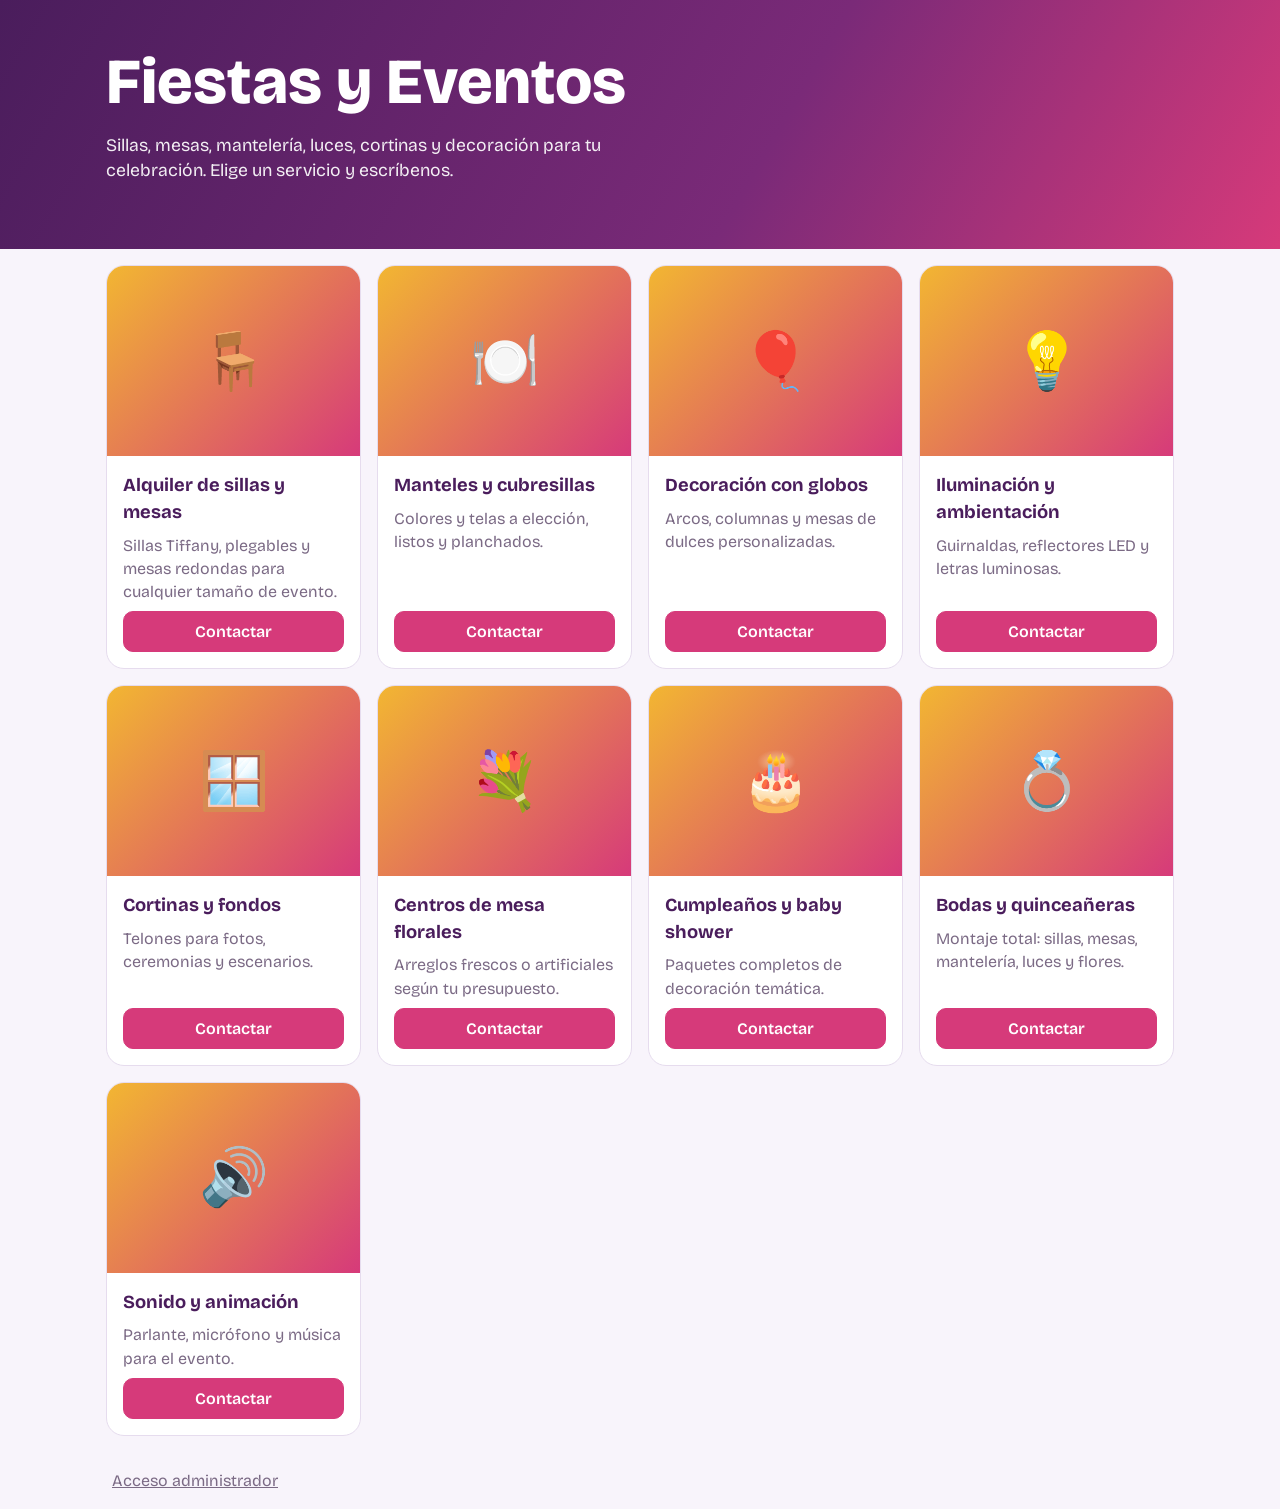
<file: video/index.html>
<!DOCTYPE html>
<html lang="es">
<head>
<meta charset="utf-8">
<meta name="viewport" content="width=device-width, initial-scale=1, viewport-fit=cover">
<title>Fiestas y Eventos</title>
<link href="https://fonts.googleapis.com/css2?family=Bricolage+Grotesque:wght@400;600;800&display=swap" rel="stylesheet">
<style>
:root{--bg:#f8f4fb;--card:#fff;--ink:#2a1533;--mut:#7b6a85;--line:#e6dcee;--plum:#4a1d5c;--rose:#d63a7a;--gold:#f2b632;--ok:#1f9d74;--bad:#d64545;--warn:#c98207;box-sizing:border-box;padding-top:env(safe-area-inset-top,0px);padding-bottom:env(safe-area-inset-bottom,0px)}
@media(prefers-color-scheme:dark){:root:not([data-theme="light"]){--bg:#180d1f;--card:#26152f;--ink:#f4eaf8;--mut:#b7a3c2;--line:#3d2649;--plum:#c58ae0;--rose:#ff6aa3;--ok:#4fd1a1;--bad:#ff7b7b;--warn:#f2b632}}
:root[data-theme="dark"]{--bg:#180d1f;--card:#26152f;--ink:#f4eaf8;--mut:#b7a3c2;--line:#3d2649;--plum:#c58ae0;--rose:#ff6aa3;--ok:#4fd1a1;--bad:#ff7b7b;--warn:#f2b632}
html{scroll-padding-top:env(safe-area-inset-top,0px)}*{box-sizing:border-box}
body{background:var(--bg);color:var(--ink);font-family:'Bricolage Grotesque',system-ui,-apple-system,Segoe UI,sans-serif;margin:0;line-height:1.45}
.wrap{max-width:1100px;margin:0 auto;padding:1rem}.mut{color:var(--mut);font-size:.9rem}
.hero{background:linear-gradient(120deg,#4a1d5c,#7a2a78 60%,#d63a7a);color:#fff}.hero .wrap{padding:3rem 1rem}
.hero h1{font-size:clamp(2.2rem,7vw,4rem);font-weight:800;margin:0;line-height:1.05}.hero p{max-width:34rem;font-size:1.1rem;opacity:.92}
.grid{display:grid;gap:1rem;grid-template-columns:repeat(auto-fill,minmax(250px,1fr))}
.card{background:var(--card);border:1px solid var(--line);border-radius:18px;padding:1rem}
.sv{padding:0;overflow:hidden;display:flex;flex-direction:column}.sv .im{aspect-ratio:4/3;background:linear-gradient(135deg,#f2b632,#d63a7a);display:grid;place-items:center;font-size:3.5rem}.sv img{width:100%;height:100%;object-fit:cover;display:block}
.sv .bd{padding:1rem;display:flex;flex-direction:column;gap:.5rem;flex:1}.sv h3{margin:0;color:var(--plum);font-size:1.15rem}.sv p{margin:0;color:var(--mut);flex:1}
.btn{padding:.5rem .9rem;border-radius:10px;font:inherit;font-weight:600;border:1px solid var(--line);background:var(--card);color:var(--ink);cursor:pointer}
.btn:hover{border-color:var(--plum)}.btn.p{background:var(--rose);border-color:var(--rose);color:#fff}.btn.g{background:var(--gold);border-color:var(--gold);color:#2a1533}.btn.d{color:var(--bad)}
.lnk{background:none;border:0;color:var(--mut);cursor:pointer;text-decoration:underline;font:inherit}
input,select,textarea{width:100%;padding:.55rem .7rem;border-radius:10px;border:1px solid var(--line);background:var(--bg);color:var(--ink);font:inherit}
label{font-size:.8rem;color:var(--mut);font-weight:600;display:block;margin-bottom:.2rem}
.f{display:grid;gap:.75rem;grid-template-columns:repeat(auto-fit,minmax(150px,1fr));align-items:end}
h2{font-weight:800;margin:1.4rem 0 .7rem;font-size:1.25rem}
.bar{display:flex;flex-wrap:wrap;gap:.5rem;align-items:center;justify-content:space-between;padding:.8rem 1rem;background:var(--plum);color:#fff}
:root[data-theme="dark"] .bar{color:#180d1f}
.tabs{display:flex;flex-wrap:wrap;gap:.4rem;margin:1rem 0}.tab{padding:.5rem 1rem;border-radius:999px;border:0;font:inherit;font-weight:600;background:transparent;color:var(--mut);cursor:pointer}.tab.on{background:var(--plum);color:#fff}
:root[data-theme="dark"] .tab.on{color:#180d1f}
.chip{display:inline-block;padding:.15rem .6rem;border-radius:999px;font-size:.78rem;font-weight:700;margin:.15rem .25rem .15rem 0}
.ok{background:color-mix(in srgb,var(--ok) 18%,transparent);color:var(--ok)}.low{background:color-mix(in srgb,var(--warn) 22%,transparent);color:var(--warn)}
.bad{background:color-mix(in srgb,var(--bad) 18%,transparent);color:var(--bad)}.rent{background:color-mix(in srgb,var(--plum) 18%,transparent);color:var(--plum)}
.tbl{overflow-x:auto;padding:.4rem}table{width:100%;border-collapse:collapse;min-width:640px}th{text-align:left;font-size:.8rem;color:var(--mut);padding:.6rem}td{padding:.6rem;border-top:1px solid var(--line);vertical-align:top}
.th{width:52px;height:52px;border-radius:10px;object-fit:cover;background:var(--line);display:block}
.ev{display:flex;flex-wrap:wrap;gap:.8rem;justify-content:space-between;align-items:flex-start;margin-bottom:.7rem}
.ed{display:grid;gap:.6rem}
#toast{position:fixed;left:50%;transform:translateX(-50%);bottom:calc(1rem + env(safe-area-inset-bottom,0px));background:var(--ink);color:var(--bg);padding:.7rem 1.1rem;border-radius:12px;max-width:90%;z-index:9}
:focus-visible{outline:3px solid var(--gold);outline-offset:2px}
</style>
</head>
<body>
<div id="app" data-dyn></div>
<div id="toast" role="status" data-dyn hidden></div>
<script id="pubdata" type="application/json">{"wa":"","sv":[
{"t":"Alquiler de sillas y mesas","d":"Sillas Tiffany, plegables y mesas redondas para cualquier tamaño de evento.","e":"🪑","img":""},
{"t":"Manteles y cubresillas","d":"Colores y telas a elección, listos y planchados.","e":"🍽️","img":""},
{"t":"Decoración con globos","d":"Arcos, columnas y mesas de dulces personalizadas.","e":"🎈","img":""},
{"t":"Iluminación y ambientación","d":"Guirnaldas, reflectores LED y letras luminosas.","e":"💡","img":""},
{"t":"Cortinas y fondos","d":"Telones para fotos, ceremonias y escenarios.","e":"🪟","img":""},
{"t":"Centros de mesa florales","d":"Arreglos frescos o artificiales según tu presupuesto.","e":"💐","img":""},
{"t":"Cumpleaños y baby shower","d":"Paquetes completos de decoración temática.","e":"🎂","img":""},
{"t":"Bodas y quinceañeras","d":"Montaje total: sillas, mesas, mantelería, luces y flores.","e":"💍","img":""},
{"t":"Sonido y animación","d":"Parlante, micrófono y música para el evento.","e":"🔊","img":""}]}</script>
<script>
const $=s=>document.querySelector(s),esc=s=>String(s??'').replace(/[&<>"']/g,c=>({'&':'&amp;','<':'&lt;','>':'&gt;','"':'&quot;',"'":'&#39;'}[c]));
const K='fiestas-v2',CK='fiestas-cred',today=()=>new Date().toISOString().slice(0,10),fmt=d=>d?d.split('-').reverse().join('/'):'sin fecha';
let PUB=JSON.parse($('#pubdata').textContent),DB,D={items:[]},dirty=0;
try{DB=JSON.parse(localStorage.getItem(K))||{}}catch(e){DB={}}
DB.prods=DB.prods||[];DB.events=DB.events||[];DB.loans=DB.loans||[];
const save=()=>{try{localStorage.setItem(K,JSON.stringify(DB))}catch(e){toast('No se pudo guardar: la memoria del navegador está llena. Usa fotos más pequeñas o elimina algunas.')}};
const cred=()=>{try{return JSON.parse(localStorage.getItem(CK))}catch(e){return null}};
const H=async(u,p)=>[...new Uint8Array(await crypto.subtle.digest('SHA-256',new TextEncoder().encode('fe|'+u+'|'+p)))].map(b=>b.toString(16).padStart(2,'0')).join('');
const isAdm=()=>sessionStorage.getItem('adm')=='1';
let V=sessionStorage.getItem('v')||'pub';if(V!='pub'&&V!='login'&&!isAdm())V='pub';
function toast(m){const t=$('#toast');t.textContent=m;t.hidden=false;clearTimeout(toast.t);toast.t=setTimeout(()=>t.hidden=true,4500)}
const shrink=(f,m=640)=>new Promise(r=>{const fr=new FileReader;fr.onload=()=>{const i=new Image;i.onload=()=>{const k=Math.min(1,m/Math.max(i.width,i.height)),c=document.createElement('canvas');c.width=Math.round(i.width*k);c.height=Math.round(i.height*k);c.getContext('2d').drawImage(i,0,0,c.width,c.height);r(c.toDataURL('image/jpeg',.72))};i.onerror=()=>r('');i.src=fr.result};fr.onerror=()=>r('');fr.readAsDataURL(f)});
const P=id=>DB.prods.find(p=>p.id==id);
const outEv=id=>DB.events.filter(e=>e.st!='ret').reduce((a,e)=>a+e.items.filter(i=>i.p==id).reduce((s,i)=>s+i.q,0),0);
const outLn=id=>DB.loans.filter(l=>!l.b&&l.p==id).reduce((s,l)=>s+l.q,0);
const av=p=>p.q-outEv(p.id)-outLn(p.id);
function go(v){V=v;sessionStorage.setItem('v',v);D={items:[]};render();scrollTo(0,0)}
function render(){$('#app').innerHTML=V=='pub'?pubV():V=='login'?loginV():admV()}

/* ---------- PÚBLICO ---------- */
function pubV(){return`<header class="hero"><div class="wrap"><h1>Fiestas y Eventos</h1><p>Sillas, mesas, mantelería, luces, cortinas y decoración para tu celebración. Elige un servicio y escríbenos.</p></div></header>
<main class="wrap"><div class="grid">${PUB.sv.map((s,i)=>`<article class="card sv"><div class="im">${s.img?`<img src="${esc(s.img)}" alt="${esc(s.t)}">`:esc(s.e||'🎉')}</div><div class="bd"><h3>${esc(s.t)}</h3><p>${esc(s.d)}</p><button class="btn p" data-a="c" data-i="${i}">Contactar</button></div></article>`).join('')}</div></main>
<footer class="wrap"><button class="lnk" data-a="go" data-i="${isAdm()?'inv':'login'}">Acceso administrador</button></footer>`}

/* ---------- LOGIN ---------- */
function loginV(){const n=!cred();return`<main class="wrap" style="max-width:420px"><div class="card ed" style="margin-top:3rem"><h2 style="margin:0">${n?'Crea tu usuario':'Acceso administrador'}</h2>
${n?'<p class="mut" style="margin:0">Primera vez en este navegador: elige tu usuario y contraseña.</p>':''}
<div><label>Usuario</label><input data-d="u" value="${esc(D.u)}" autocomplete="username"></div>
<div><label>Contraseña</label><input type="password" data-d="p" value="${esc(D.p)}" autocomplete="${n?'new-password':'current-password'}"></div>
${n?`<div><label>Repite la contraseña</label><input type="password" data-d="p2" value="${esc(D.p2)}"></div>`:''}
<button class="btn p" data-a="login">${n?'Crear y entrar':'Entrar'}</button><button class="lnk" data-a="go" data-i="pub">Volver a la página pública</button></div></main>`}

/* ---------- ADMIN ---------- */
function admV(){const T=[['inv','Inventario'],['ev','Eventos'],['loan','Préstamos'],['srv','Servicios y contacto']];
return`<div class="bar"><b>Panel del negocio</b><span><button class="btn" data-a="go" data-i="pub">Ver página pública</button> <button class="btn" data-a="logout">Cerrar sesión</button></span></div>
<main class="wrap"><nav class="tabs">${T.map(t=>`<button class="tab ${V==t[0]?'on':''}" data-a="go" data-i="${t[0]}">${t[1]}</button>`).join('')}</nav>
${V=='inv'?invV():V=='ev'?evV():V=='loan'?loanV():srvV()}</main>`}

function invV(){const z=DB.prods.filter(p=>av(p)<=0);
const hold=p=>DB.events.filter(e=>e.st!='ret').flatMap(e=>e.items.filter(i=>i.p==p.id).map(i=>`<span class="chip rent">Alquilado: ${esc(e.cl)} ×${i.q}</span>`)).concat(DB.loans.filter(l=>!l.b&&l.p==p.id).map(l=>`<span class="chip low">Prestado: ${esc(l.who)} ×${l.q}</span>`)).join('');
return`${z.length?`<div class="card" style="border-color:var(--warn)"><b style="color:var(--warn)">Sin unidades en bodega:</b> ${z.map(p=>esc(p.n)).join(', ')}</div>`:''}
<h2>Agregar producto</h2><div class="card"><div class="f">
<div><label>Nombre</label><input data-d="pn" value="${esc(D.pn)}" placeholder="Silla Tiffany blanca"></div>
<div><label>Categoría</label><input data-d="pc" value="${esc(D.pc)}" placeholder="Sillas"></div>
<div><label>Cantidad total</label><input type="number" min="1" data-d="pq" value="${esc(D.pq??1)}"></div>
<div><label>Foto</label><input type="file" accept="image/*" data-f="p"></div>
${D.img?`<img class="th" src="${esc(D.img)}" alt="Vista previa">`:''}
<button class="btn p" data-a="addp">Agregar producto</button></div></div>
<h2>Productos</h2><div class="card tbl"><table><thead><tr><th></th><th>Producto</th><th>Total</th><th>En bodega</th><th>Estado</th><th>¿Con quién está?</th><th>Ajustar</th></tr></thead><tbody>
${DB.prods.map(p=>{const a=av(p);return`<tr><td>${p.img?`<img class="th" src="${esc(p.img)}" alt="">`:'<div class="th"></div>'}</td><td><b>${esc(p.n)}</b><div class="mut">${esc(p.c)}</div></td><td>${p.q}</td><td><b>${a}</b></td>
<td>${a>0?'<span class="chip ok">Disponible</span>':'<span class="chip bad">No disponible</span>'}</td><td>${hold(p)||'<span class="mut">En bodega</span>'}</td>
<td><button class="btn" data-a="pdec" data-i="${p.id}" aria-label="Restar una unidad">−</button> <button class="btn" data-a="pinc" data-i="${p.id}" aria-label="Sumar una unidad">+</button> <button class="btn d" data-a="pdel" data-i="${p.id}">Eliminar</button></td></tr>`}).join('')||'<tr><td colspan="7" class="mut">Aún no hay productos. Agrega el primero arriba.</td></tr>'}</tbody></table></div>`}

function evCard(e){const chips=e.items.map(i=>`<span class="chip rent">${esc(P(i.p)?.n||'Producto eliminado')} ×${i.q}</span>`).join('');
const b=e.st=='pend'?`<button class="btn g" data-a="edone" data-i="${e.id}">Marcar realizado</button> <button class="btn d" data-a="edel" data-i="${e.id}">Cancelar</button>`:e.st=='done'?`<button class="btn g" data-a="eback" data-i="${e.id}">Marcar retirado</button>`:'';
return`<article class="card ev"><div><b>${esc(e.n)}</b>${e.st=='pend'&&e.d&&e.d<today()?' <span class="chip low">Fecha ya pasó</span>':''}<div class="mut">Cliente: ${esc(e.cl)}</div><div class="mut">Fecha: ${fmt(e.d)}${e.pl?`. Lugar: ${esc(e.pl)}`:''}</div><div>${chips}</div></div><div>${b}</div></article>`}
function evV(){const s=(st,asc)=>DB.events.filter(e=>e.st==st).sort((a,b)=>asc?(a.d||'9').localeCompare(b.d||'9'):(b.d||'').localeCompare(a.d||''));
const ip=D.ip||DB.prods[0]?.id,pr=P(ip),used=D.items.filter(i=>i.p==ip).reduce((s,i)=>s+i.q,0);
const sec=(t,l,em)=>`<h2>${t} (${l.length})</h2>${l.map(evCard).join('')||`<p class="mut">${em}</p>`}`;
return`<h2 style="margin-top:0">Nuevo evento</h2><div class="card"><div class="f">
<div><label>Cliente</label><input data-d="cl" value="${esc(D.cl)}"></div><div><label>Evento</label><input data-d="en" value="${esc(D.en)}" placeholder="Boda, cumpleaños..."></div>
<div><label>Fecha</label><input type="date" data-d="ed" value="${esc(D.ed)}"></div><div><label>Lugar</label><input data-d="ep" value="${esc(D.ep)}"></div></div>
<h3 style="margin:1rem 0 .5rem">Productos del evento</h3><div class="f"><div><label>Producto</label><select data-d="ip">${DB.prods.map(p=>`<option value="${p.id}" ${p.id==ip?'selected':''}>${esc(p.n)}</option>`).join('')}</select></div>
<div><label>Cantidad${pr?` (quedan ${av(pr)-used})`:''}</label><input type="number" min="1" data-d="iq" value="${esc(D.iq??1)}"></div><button class="btn" data-a="ei">Agregar a la lista</button></div>
<div style="margin:.6rem 0">${D.items.map((i,k)=>`<span class="chip rent">${esc(P(i.p)?.n)} ×${i.q} <button class="lnk" data-a="er" data-i="${k}" aria-label="Quitar">quitar</button></span>`).join('')||'<span class="mut">Todavía no agregaste productos.</span>'}</div>
<button class="btn p" data-a="es">Guardar evento</button></div>
${sec('Pendientes',s('pend',1),'No hay eventos pendientes.')}${sec('Por retirar',s('done',1),'No hay nada por retirar.')}${sec('Retirados',s('ret',0),'Aún no hay eventos retirados.')}`}

function loanV(){const ip=D.lp||DB.prods[0]?.id,pr=P(ip),L=b=>DB.loans.filter(l=>!!l.b==b).sort((a,c)=>c.o.localeCompare(a.o));
const row=l=>`<article class="card ev"><div><b>${esc(l.who)}</b><div class="mut">${esc(P(l.p)?.n||'Producto eliminado')} ×${l.q}. Salió el ${fmt(l.o)}${l.b?`. Devuelto el ${fmt(l.b)}`:''}</div></div>${l.b?'':`<button class="btn g" data-a="lb" data-i="${l.id}">Marcar devuelto</button>`}</article>`;
return`<h2 style="margin-top:0">Nuevo préstamo</h2><div class="card"><div class="f">
<div><label>Persona</label><input data-d="lw" value="${esc(D.lw)}"></div>
<div><label>Producto</label><select data-d="lp">${DB.prods.map(p=>`<option value="${p.id}" ${p.id==ip?'selected':''}>${esc(p.n)}</option>`).join('')}</select></div>
<div><label>Cantidad${pr?` (quedan ${av(pr)})`:''}</label><input type="number" min="1" data-d="lq" value="${esc(D.lq??1)}"></div>
<button class="btn p" data-a="la">Registrar préstamo</button></div></div>
<h2>Sin devolver (${L(0).length})</h2>${L(0).map(row).join('')||'<p class="mut">No hay préstamos pendientes.</p>'}
<h2>Devueltos</h2>${L(1).map(row).join('')||'<p class="mut">Aún no hay préstamos devueltos.</p>'}`}

function srvV(){return`${dirty?'<div class="card" style="border-color:var(--warn)"><b style="color:var(--warn)">Tienes cambios sin publicar.</b> Los clientes no los verán hasta que pulses “Publicar cambios”.</div>':''}
<h2>WhatsApp del negocio</h2><div class="card"><label>Número con código de país, sin el signo + (ej. 593999999999)</label><input data-w="1" inputmode="numeric" value="${esc(PUB.wa)}"></div>
<h2>Servicios que ven tus clientes</h2><div class="grid">${PUB.sv.map((s,i)=>`<div class="card ed">${s.img?`<img src="${esc(s.img)}" alt="" style="width:100%;aspect-ratio:4/3;object-fit:cover;border-radius:12px">`:`<div class="th" style="width:100%;height:auto;aspect-ratio:4/3;display:grid;place-items:center;font-size:2.5rem">${esc(s.e||'🎉')}</div>`}
<input type="file" accept="image/*" data-f="s" data-i="${i}"><div><label>Nombre</label><input data-s="${i}:t" value="${esc(s.t)}"></div><div><label>Descripción</label><textarea rows="3" data-s="${i}:d">${esc(s.d)}</textarea></div><button class="btn d" data-a="sd" data-i="${i}">Quitar servicio</button></div>`).join('')}</div>
<p style="display:flex;gap:.6rem;flex-wrap:wrap"><button class="btn" data-a="sa">Agregar servicio</button><button class="btn p" data-a="sp">Publicar cambios</button></p>`}

/* ---------- EVENTOS DE LA PÁGINA ---------- */
$('#app').oninput=e=>{const t=e.target,d=t.dataset;if(d.d)D[d.d]=t.value;if(d.s){const[i,k]=d.s.split(':');PUB.sv[i][k]=t.value;dirty=1}if(d.w){PUB.wa=t.value.replace(/\D/g,'');dirty=1}};
$('#app').onchange=async e=>{const t=e.target;if(t.type!='file'||!t.files[0])return;const img=await shrink(t.files[0]);if(!img)return toast('No se pudo leer esa imagen.');if(t.dataset.f=='p')D.img=img;else{PUB.sv[+t.dataset.i].img=img;dirty=1}render()};
$('#app').onclick=async e=>{const b=e.target.closest('[data-a]');if(!b)return;const a=b.dataset.a,i=b.dataset.i;
if(a=='go')return go(i);
if(a=='c'){if(!PUB.wa)return toast('Este servicio aún no tiene número de contacto.');return void window.open('https://wa.me/'+PUB.wa+'?text='+encodeURIComponent('Hola, deseo información sobre este servicio: '+PUB.sv[i].t),'_blank','noopener')}
if(a=='login'){const u=(D.u||'').trim(),p=D.p||'',c=cred();
 if(!c){if(u.length<3||p.length<6||p!=D.p2)return toast('Usuario de 3 o más letras y contraseña de 6 o más caracteres, iguales en ambos campos.');localStorage.setItem(CK,JSON.stringify({u,h:await H(u,p)}))}
 else if(c.u!=u||c.h!=await H(u,p))return toast('Usuario o contraseña incorrectos.');
 sessionStorage.setItem('adm','1');return go('inv')}
if(a=='logout'){sessionStorage.removeItem('adm');return go('pub')}
if(!isAdm())return;
if(a=='addp'){const n=(D.pn||'').trim();if(!n)return toast('Escribe el nombre del producto.');DB.prods.push({id:Date.now(),n,c:(D.pc||'').trim()||'General',q:Math.max(1,+D.pq||1),img:D.img||''});save();D={items:[]};return render()}
const p=P(i);
if(a=='pinc'){p.q++}
else if(a=='pdec'){if(p.q<=1||av(p)<1)return toast('No se puede restar: las unidades restantes están alquiladas o prestadas.');p.q--}
else if(a=='pdel'){if(outEv(p.id)+outLn(p.id))return toast('Este producto está alquilado o prestado. Recupéralo antes de eliminarlo.');DB.prods=DB.prods.filter(x=>x!==p)}
else if(a=='ei'){const id=D.ip||DB.prods[0]?.id,pr=P(id),q=Math.max(1,+D.iq||1);if(!pr)return toast('Primero agrega productos al inventario.');const used=D.items.filter(x=>x.p==id).reduce((s,x)=>s+x.q,0);if(q+used>av(pr))return toast(`Solo quedan ${av(pr)-used} unidades de ${pr.n}.`);const ex=D.items.find(x=>x.p==id);ex?ex.q+=q:D.items.push({p:id,q});D.iq=1}
else if(a=='er'){D.items.splice(+i,1)}
else if(a=='es'){if(!(D.cl||'').trim()||!(D.en||'').trim())return toast('Escribe el cliente y el nombre del evento.');if(!D.items.length)return toast('Agrega al menos un producto al evento.');DB.events.push({id:Date.now(),cl:D.cl.trim(),n:D.en.trim(),d:D.ed||'',pl:(D.ep||'').trim(),items:D.items,st:'pend'});save();D={items:[]};return render()}
else if(a=='edone'||a=='eback'){DB.events.find(x=>x.id==i).st=a=='edone'?'done':'ret'}
else if(a=='edel'){DB.events=DB.events.filter(x=>x.id!=i)}
else if(a=='la'){const id=D.lp||DB.prods[0]?.id,pr=P(id),q=Math.max(1,+D.lq||1);if(!(D.lw||'').trim())return toast('Escribe quién se lleva el producto.');if(!pr)return toast('Primero agrega productos al inventario.');if(q>av(pr))return toast(`Solo quedan ${av(pr)} unidades de ${pr.n}.`);DB.loans.push({id:Date.now(),who:D.lw.trim(),p:id,q,o:today(),b:''});save();D={items:[]};return render()}
else if(a=='lb'){DB.loans.find(x=>x.id==i).b=today()}
else if(a=='sa'){PUB.sv.push({t:'Nuevo servicio',d:'Describe el servicio.',e:'🎉',img:''});dirty=1}
else if(a=='sd'){PUB.sv.splice(+i,1);dirty=1}
else if(a=='sp'){try{const ar=window.claude&&await claude.use('artifact').catch(()=>null);
 const c=document.documentElement.cloneNode(true);c.querySelector('#pubdata').textContent=JSON.stringify(PUB).replace(/</g,'\\u003c');c.querySelectorAll('[data-dyn]').forEach(x=>x.innerHTML='');
 const h='<!DOCTYPE html>\n'+c.outerHTML;
 if(!ar){const l=document.createElement('a');l.href=URL.createObjectURL(new Blob([h],{type:'text/html'}));l.download='index.html';l.click();dirty=0;render();return toast('Se descargó index.html con tus servicios. Súbelo a tu hosting para que tus clientes vean los cambios.')}
 dirty=0;await ar.publish(h)}catch(x){dirty=1;toast(x&&x.code=='conflict'?'Otra versión se publicó antes. Recarga y repite el cambio.':'No se pudo publicar. Inténtalo otra vez.')}return}
save();render()};
$('#toast').hidden=true;render();
</script>
</body>
</html>
</file>
